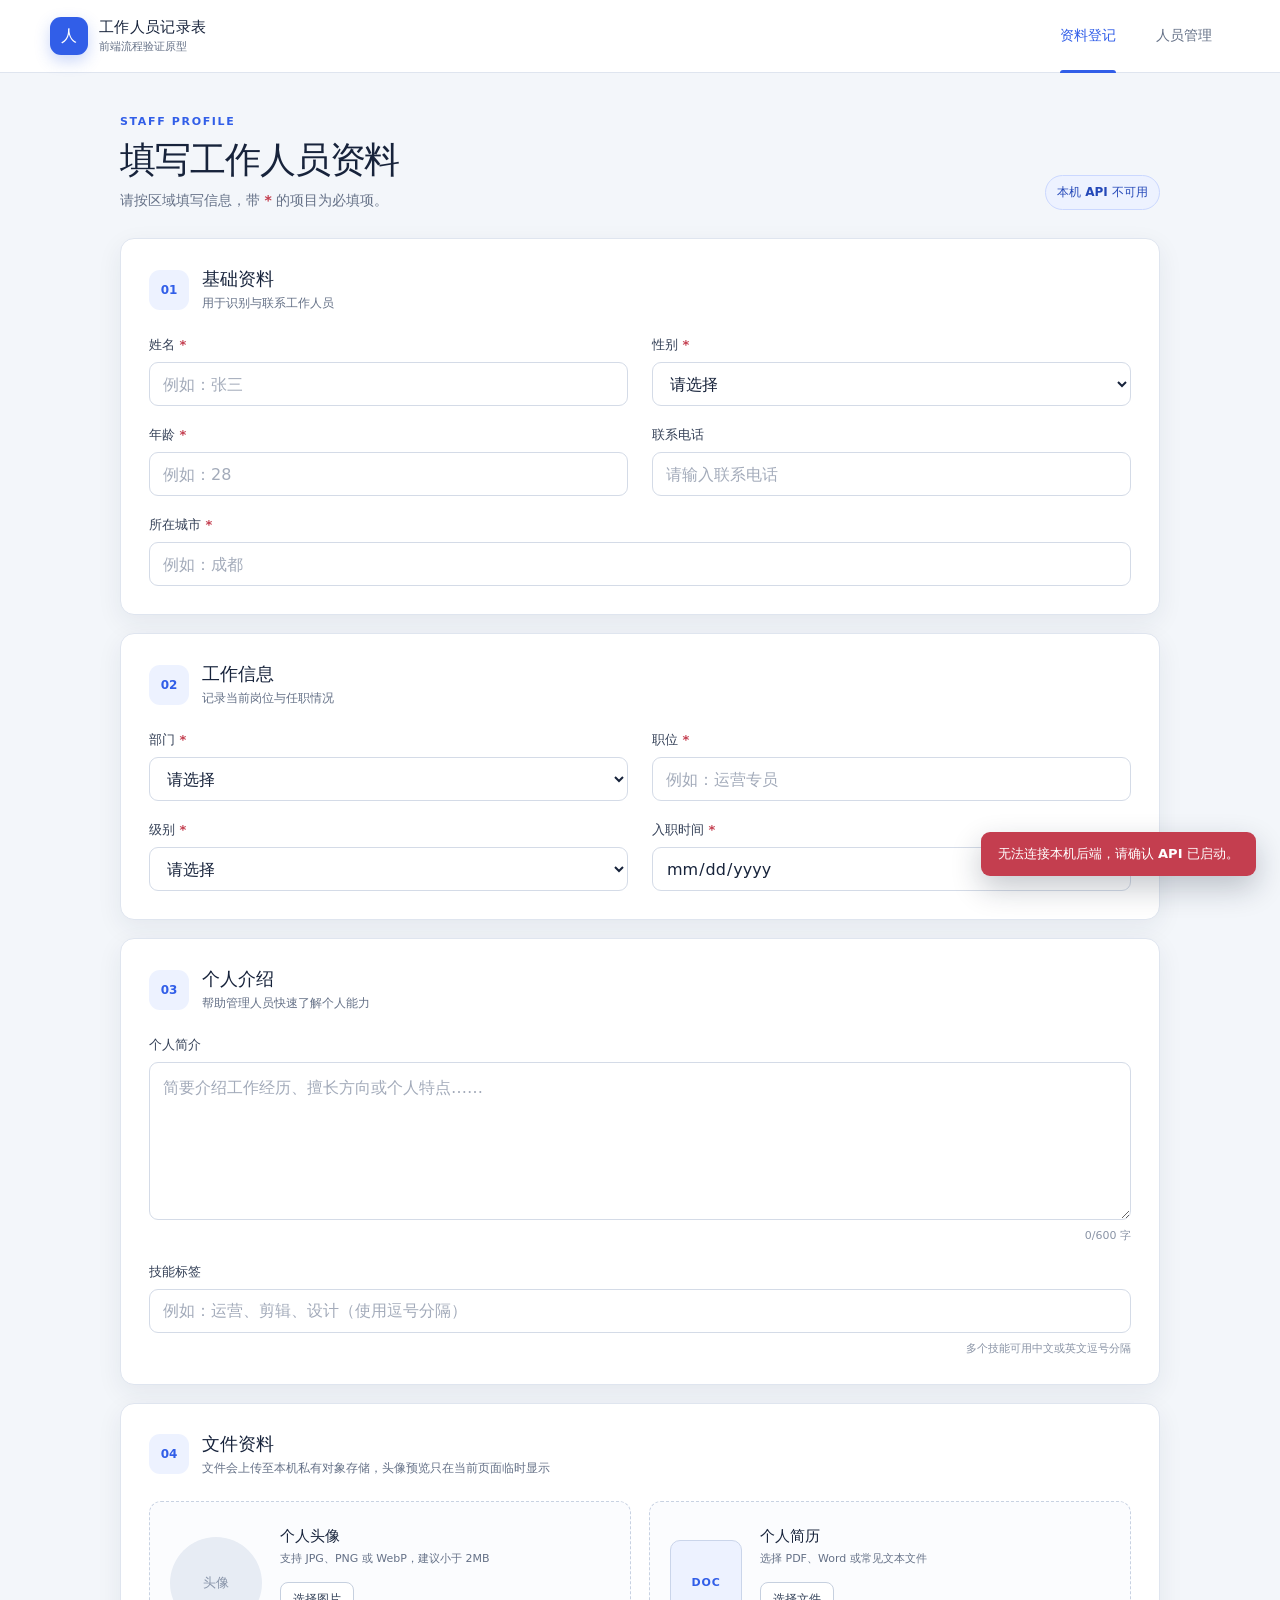
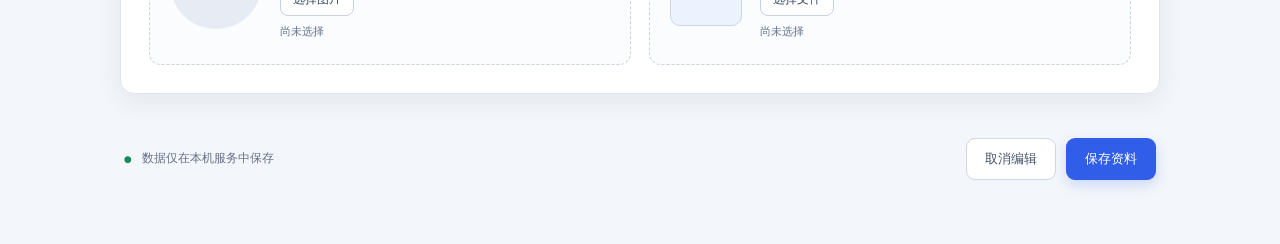
<file: index.html>
<!doctype html>
<html lang="zh-CN">
  <head>
    <meta charset="UTF-8" />
    <meta name="viewport" content="width=device-width, initial-scale=1.0" />
    <meta
      name="description"
      content="工作人员记录表前端原型——登记并在本机浏览器中管理工作人员资料。"
    />
    <title>工作人员记录表</title>
    <link rel="stylesheet" href="style.css" />
  </head>
  <body>
    <header class="site-header">
      <div class="header-inner">
        <a class="brand" href="index.html" aria-label="工作人员记录表首页">
          <span class="brand-mark" aria-hidden="true">人</span>
          <span>
            <strong>工作人员记录表</strong>
            <small>前端流程验证原型</small>
          </span>
        </a>
        <nav class="main-nav" aria-label="主要导航">
          <a class="active" href="index.html">资料登记</a>
          <a href="admin.html">人员管理</a>
        </nav>
      </div>
    </header>

    <main class="page-shell form-page">
      <section class="page-heading">
        <div>
          <p class="eyebrow">STAFF PROFILE</p>
          <h1 id="page-title">填写工作人员资料</h1>
          <p id="page-description">请按区域填写信息，带 <span class="required-mark">*</span> 的项目为必填项。</p>
        </div>
        <span id="api-status" class="status-pill">正在检查本机 API…</span>
      </section>

      <form id="staff-form" novalidate>
        <input id="record-id" name="recordId" type="hidden" />

        <section class="form-card" aria-labelledby="basic-title">
          <div class="section-heading">
            <span class="section-number">01</span>
            <div>
              <h2 id="basic-title">基础资料</h2>
              <p>用于识别与联系工作人员</p>
            </div>
          </div>
          <div class="form-grid">
            <label class="field">
              <span>姓名 <b aria-hidden="true">*</b></span>
              <input id="name" name="name" type="text" placeholder="例如：张三" autocomplete="name" required maxlength="30" />
            </label>
            <label class="field">
              <span>性别 <b aria-hidden="true">*</b></span>
              <select id="gender" name="gender" required>
                <option value="">请选择</option>
                <option value="男">男</option>
                <option value="女">女</option>
              </select>
            </label>
            <label class="field">
              <span>年龄 <b aria-hidden="true">*</b></span>
              <input id="age" name="age" type="number" min="16" max="100" placeholder="例如：28" required />
            </label>
            <label class="field">
              <span>联系电话</span>
              <input id="phone" name="phone" type="tel" placeholder="请输入联系电话" autocomplete="tel" maxlength="30" />
            </label>
            <label class="field field-wide">
              <span>所在城市 <b aria-hidden="true">*</b></span>
              <input id="city" name="city" type="text" placeholder="例如：成都" required maxlength="50" />
            </label>
          </div>
        </section>

        <section class="form-card" aria-labelledby="work-title">
          <div class="section-heading">
            <span class="section-number">02</span>
            <div>
              <h2 id="work-title">工作信息</h2>
              <p>记录当前岗位与任职情况</p>
            </div>
          </div>
          <div class="form-grid">
            <label class="field">
              <span>部门 <b aria-hidden="true">*</b></span>
              <select id="department" name="department" required>
                <option value="">请选择</option>
                <option value="行政">行政</option>
                <option value="运营">运营</option>
                <option value="销售">销售</option>
                <option value="技术">技术</option>
                <option value="设计">设计</option>
                <option value="其他">其他</option>
              </select>
            </label>
            <label class="field">
              <span>职位 <b aria-hidden="true">*</b></span>
              <input id="position" name="position" type="text" placeholder="例如：运营专员" required maxlength="50" />
            </label>
            <label class="field">
              <span>级别 <b aria-hidden="true">*</b></span>
              <select id="level" name="level" required>
                <option value="">请选择</option>
                <option value="实习">实习</option>
                <option value="初级">初级</option>
                <option value="中级">中级</option>
                <option value="高级">高级</option>
                <option value="负责人">负责人</option>
              </select>
            </label>
            <label class="field">
              <span>入职时间 <b aria-hidden="true">*</b></span>
              <input id="join-date" name="joinDate" type="date" required />
            </label>
          </div>
        </section>

        <section class="form-card" aria-labelledby="intro-title">
          <div class="section-heading">
            <span class="section-number">03</span>
            <div>
              <h2 id="intro-title">个人介绍</h2>
              <p>帮助管理人员快速了解个人能力</p>
            </div>
          </div>
          <div class="form-grid single-column">
            <label class="field">
              <span>个人简介</span>
              <textarea id="introduction" name="introduction" rows="5" placeholder="简要介绍工作经历、擅长方向或个人特点……" maxlength="600"></textarea>
              <small class="field-note"><span id="intro-count">0</span>/600 字</small>
            </label>
            <label class="field">
              <span>技能标签</span>
              <input id="skills" name="skills" type="text" placeholder="例如：运营、剪辑、设计（使用逗号分隔）" maxlength="150" />
              <small class="field-note">多个技能可用中文或英文逗号分隔</small>
            </label>
          </div>
        </section>

        <section class="form-card" aria-labelledby="file-title">
          <div class="section-heading">
            <span class="section-number">04</span>
            <div>
              <h2 id="file-title">文件资料</h2>
              <p>文件会上传至本机私有对象存储，头像预览只在当前页面临时显示</p>
            </div>
          </div>
          <div class="upload-grid">
            <div class="upload-panel">
              <div id="avatar-preview" class="avatar-preview" aria-label="头像预览">
                <span id="avatar-placeholder">头像</span>
                <img id="avatar-image" alt="已选择的头像预览" hidden />
              </div>
              <div>
                <h3>个人头像</h3>
                <p>支持 JPG、PNG 或 WebP，建议小于 2MB</p>
                <label class="file-button" for="avatar">选择图片</label>
                <input id="avatar" name="avatar" class="visually-hidden" type="file" accept="image/jpeg,image/png,image/webp" />
                <span id="avatar-file-name" class="file-name">尚未选择</span>
              </div>
            </div>
            <div class="upload-panel resume-panel">
              <div class="file-icon" aria-hidden="true">DOC</div>
              <div>
                <h3>个人简历</h3>
                <p>选择 PDF、Word 或常见文本文件</p>
                <label class="file-button" for="resume">选择文件</label>
                <input id="resume" name="resume" class="visually-hidden" type="file" accept=".pdf,.doc,.docx,.txt,.rtf" />
                <span id="resume-file-name" class="file-name">尚未选择</span>
              </div>
            </div>
          </div>
        </section>

        <div class="form-actions">
          <p><span aria-hidden="true">●</span> 数据仅在本机服务中保存</p>
          <div>
            <a id="cancel-edit" class="button button-secondary" href="admin.html" hidden>取消编辑</a>
            <button class="button button-primary" type="submit" id="submit-button">保存资料</button>
          </div>
        </div>
      </form>
    </main>

    <div id="toast" class="toast" role="status" aria-live="polite"></div>
    <script src="config.js"></script>
    <script src="api.js"></script>
    <script src="app.js"></script>
  </body>
</html>
</file>
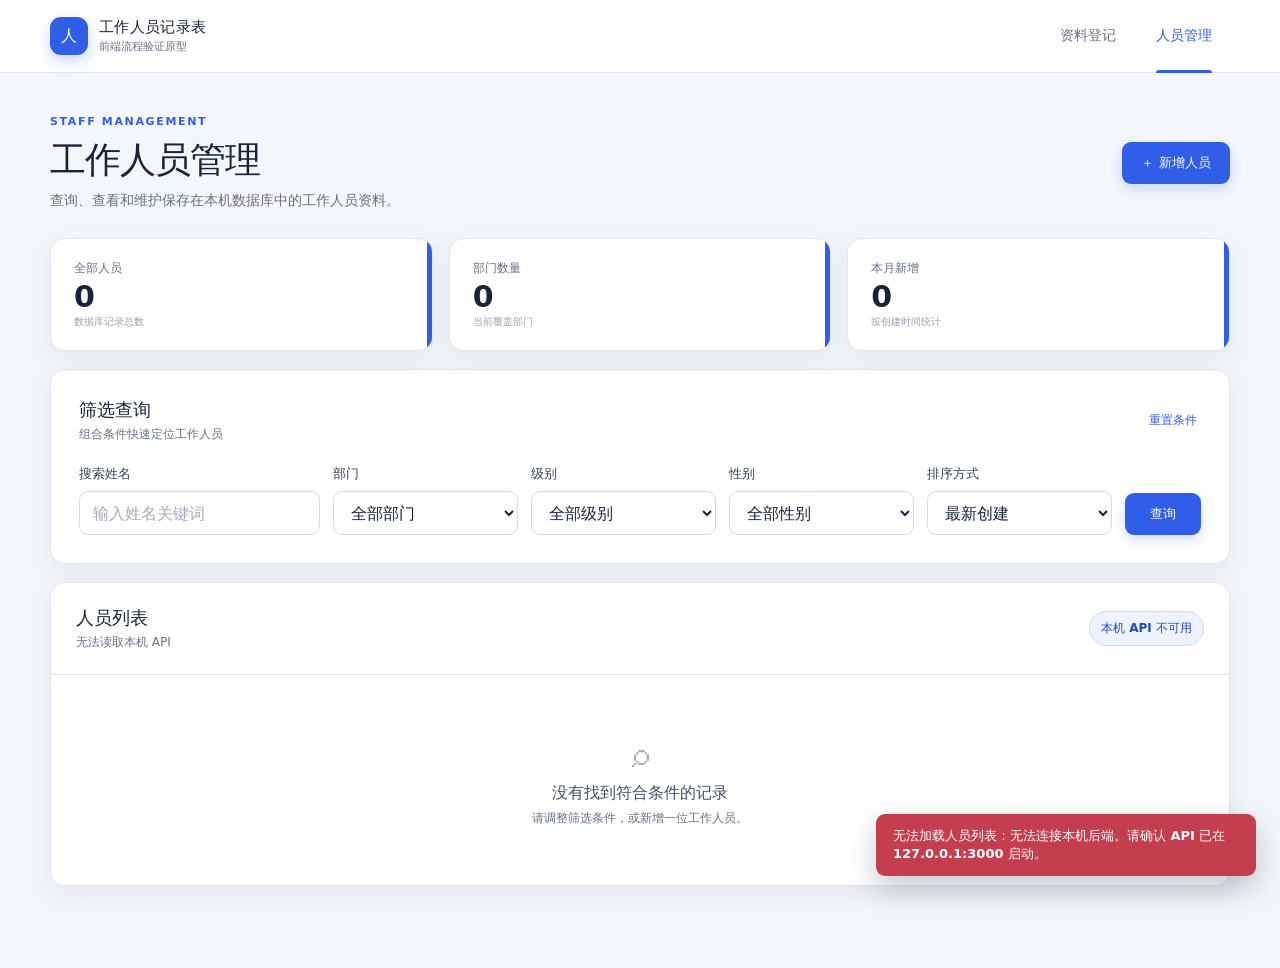
<file: admin.html>
<!doctype html>
<html lang="zh-CN">
  <head>
    <meta charset="UTF-8" />
    <meta name="viewport" content="width=device-width, initial-scale=1.0" />
    <meta name="description" content="工作人员记录表的本地管理页面。" />
    <title>工作人员管理</title>
    <link rel="stylesheet" href="style.css" />
  </head>
  <body>
    <header class="site-header">
      <div class="header-inner">
        <a class="brand" href="index.html" aria-label="工作人员记录表首页">
          <span class="brand-mark" aria-hidden="true">人</span>
          <span>
            <strong>工作人员记录表</strong>
            <small>前端流程验证原型</small>
          </span>
        </a>
        <nav class="main-nav" aria-label="主要导航">
          <a href="index.html">资料登记</a>
          <a class="active" href="admin.html">人员管理</a>
        </nav>
      </div>
    </header>

    <main class="page-shell admin-page">
      <section class="page-heading admin-heading">
        <div>
          <p class="eyebrow">STAFF MANAGEMENT</p>
          <h1>工作人员管理</h1>
          <p>查询、查看和维护保存在本机数据库中的工作人员资料。</p>
        </div>
        <a class="button button-primary" href="index.html">＋ 新增人员</a>
      </section>

      <section class="stats-grid" aria-label="数据概览">
        <article class="stat-card">
          <span>全部人员</span>
          <strong id="total-count">0</strong>
          <small>数据库记录总数</small>
        </article>
        <article class="stat-card">
          <span>部门数量</span>
          <strong id="department-count">0</strong>
          <small>当前覆盖部门</small>
        </article>
        <article class="stat-card">
          <span>本月新增</span>
          <strong id="month-count">0</strong>
          <small>按创建时间统计</small>
        </article>
      </section>

      <section class="filter-card" aria-labelledby="filter-title">
        <div class="card-title-row">
          <div>
            <h2 id="filter-title">筛选查询</h2>
            <p>组合条件快速定位工作人员</p>
          </div>
          <button id="reset-filters" class="text-button" type="button">重置条件</button>
        </div>
        <form id="filter-form" class="filter-grid">
          <label class="field">
            <span>搜索姓名</span>
            <input id="search-name" type="search" placeholder="输入姓名关键词" />
          </label>
          <label class="field">
            <span>部门</span>
            <select id="filter-department">
              <option value="">全部部门</option>
              <option value="行政">行政</option>
              <option value="运营">运营</option>
              <option value="销售">销售</option>
              <option value="技术">技术</option>
              <option value="设计">设计</option>
              <option value="其他">其他</option>
            </select>
          </label>
          <label class="field">
            <span>级别</span>
            <select id="filter-level">
              <option value="">全部级别</option>
              <option value="实习">实习</option>
              <option value="初级">初级</option>
              <option value="中级">中级</option>
              <option value="高级">高级</option>
              <option value="负责人">负责人</option>
            </select>
          </label>
          <label class="field">
            <span>性别</span>
            <select id="filter-gender">
              <option value="">全部性别</option>
              <option value="男">男</option>
              <option value="女">女</option>
            </select>
          </label>
          <label class="field">
            <span>排序方式</span>
            <select id="sort-by">
              <option value="newest">最新创建</option>
              <option value="name">姓名 A–Z</option>
              <option value="age-asc">年龄从小到大</option>
              <option value="age-desc">年龄从大到小</option>
            </select>
          </label>
          <button class="button button-primary filter-submit" type="submit">查询</button>
        </form>
      </section>

      <section class="table-card" aria-labelledby="list-title">
        <div class="card-title-row table-title-row">
          <div>
            <h2 id="list-title">人员列表</h2>
            <p id="result-summary">共 0 条记录</p>
          </div>
          <span id="api-status" class="local-badge">正在连接本机 API…</span>
        </div>
        <div class="table-scroll">
          <table>
            <thead>
              <tr>
                <th>姓名</th>
                <th>性别</th>
                <th>年龄</th>
                <th>部门</th>
                <th>职位</th>
                <th>级别</th>
                <th>城市</th>
                <th>操作</th>
              </tr>
            </thead>
            <tbody id="staff-table-body"></tbody>
          </table>
        </div>
        <div id="empty-state" class="empty-state" hidden>
          <span aria-hidden="true">⌕</span>
          <h3>没有找到符合条件的记录</h3>
          <p>请调整筛选条件，或新增一位工作人员。</p>
        </div>
      </section>
    </main>

    <dialog id="detail-dialog" class="detail-dialog" aria-labelledby="detail-name">
      <button id="close-dialog" class="dialog-close" type="button" aria-label="关闭详情">×</button>
      <div id="detail-content"></div>
    </dialog>

    <div id="toast" class="toast" role="status" aria-live="polite"></div>
    <script src="config.js"></script>
    <script src="api.js"></script>
    <script src="app.js"></script>
    <script src="admin.js"></script>
  </body>
</html>
</file>
<file: style.css>
:root {
  --ink: #17233b;
  --muted: #657187;
  --primary: #315ee8;
  --primary-dark: #2448b8;
  --primary-soft: #edf2ff;
  --line: #dfe5ef;
  --surface: #ffffff;
  --canvas: #f3f6fa;
  --success: #138a5b;
  --danger: #c43e4f;
  --warning-soft: #fff5df;
  --radius: 14px;
  --shadow: 0 8px 26px rgba(27, 41, 74, 0.07);
  font-family: Inter, "PingFang SC", "Microsoft YaHei", system-ui, -apple-system, sans-serif;
  color: var(--ink);
  background: var(--canvas);
  font-synthesis: none;
}

* {
  box-sizing: border-box;
}

html {
  min-width: 320px;
}

body {
  margin: 0;
  min-height: 100vh;
  background: var(--canvas);
}

button,
input,
select,
textarea {
  font: inherit;
}

button,
a {
  -webkit-tap-highlight-color: transparent;
}

a {
  color: inherit;
  text-decoration: none;
}

.site-header {
  position: sticky;
  z-index: 20;
  top: 0;
  border-bottom: 1px solid var(--line);
  background: rgba(255, 255, 255, 0.96);
  backdrop-filter: blur(12px);
}

.header-inner {
  width: min(1180px, calc(100% - 40px));
  height: 72px;
  margin: 0 auto;
  display: flex;
  align-items: center;
  justify-content: space-between;
  gap: 24px;
}

.brand {
  display: inline-flex;
  align-items: center;
  gap: 11px;
}

.brand-mark {
  width: 38px;
  height: 38px;
  display: grid;
  place-items: center;
  border-radius: 11px;
  color: #fff;
  background: var(--primary);
  font-weight: 800;
  box-shadow: 0 6px 15px rgba(49, 94, 232, 0.25);
}

.brand strong,
.brand small {
  display: block;
}

.brand strong {
  font-size: 15px;
  letter-spacing: 0.02em;
}

.brand small {
  margin-top: 2px;
  color: var(--muted);
  font-size: 11px;
}

.main-nav {
  height: 100%;
  display: flex;
  align-items: center;
  gap: 4px;
}

.main-nav a {
  position: relative;
  height: 100%;
  padding: 0 18px;
  display: grid;
  place-items: center;
  color: var(--muted);
  font-size: 14px;
  font-weight: 600;
}

.main-nav a:hover,
.main-nav a.active {
  color: var(--primary);
}

.main-nav a.active::after {
  content: "";
  position: absolute;
  right: 18px;
  bottom: -1px;
  left: 18px;
  height: 3px;
  border-radius: 4px 4px 0 0;
  background: var(--primary);
}

.page-shell {
  width: min(1040px, calc(100% - 40px));
  margin: 0 auto;
  padding: 42px 0 64px;
}

.admin-page {
  width: min(1180px, calc(100% - 40px));
}

.page-heading {
  margin-bottom: 28px;
  display: flex;
  align-items: flex-end;
  justify-content: space-between;
  gap: 24px;
}

.eyebrow {
  margin: 0 0 9px;
  color: var(--primary);
  font-size: 11px;
  font-weight: 800;
  letter-spacing: 0.15em;
}

.page-heading h1 {
  margin: 0;
  font-size: clamp(27px, 3vw, 36px);
  line-height: 1.25;
  letter-spacing: -0.03em;
}

.page-heading p:not(.eyebrow) {
  margin: 10px 0 0;
  color: var(--muted);
  font-size: 14px;
}

.required-mark,
.field b {
  color: var(--danger);
  font-weight: 700;
}

.status-pill,
.local-badge {
  flex: 0 0 auto;
  padding: 8px 11px;
  border: 1px solid #cbd8ff;
  border-radius: 999px;
  color: var(--primary-dark);
  background: var(--primary-soft);
  font-size: 12px;
  font-weight: 700;
}

.form-card,
.filter-card,
.table-card {
  margin-bottom: 18px;
  padding: 28px;
  border: 1px solid var(--line);
  border-radius: var(--radius);
  background: var(--surface);
  box-shadow: var(--shadow);
}

.section-heading {
  margin-bottom: 24px;
  display: flex;
  align-items: center;
  gap: 13px;
}

.section-number {
  width: 40px;
  height: 40px;
  display: grid;
  place-items: center;
  border-radius: 11px;
  color: var(--primary);
  background: var(--primary-soft);
  font-size: 12px;
  font-weight: 800;
}

.section-heading h2,
.card-title-row h2 {
  margin: 0;
  font-size: 18px;
}

.section-heading p,
.card-title-row p {
  margin: 4px 0 0;
  color: var(--muted);
  font-size: 12px;
}

.form-grid {
  display: grid;
  grid-template-columns: repeat(2, minmax(0, 1fr));
  gap: 20px 24px;
}

.single-column {
  grid-template-columns: 1fr;
}

.field {
  min-width: 0;
  display: flex;
  flex-direction: column;
  gap: 8px;
}

.field-wide {
  grid-column: 1 / -1;
}

.field > span:first-child {
  color: #344057;
  font-size: 13px;
  font-weight: 700;
}

.field input,
.field select,
.field textarea {
  width: 100%;
  border: 1px solid #d4dbe7;
  border-radius: 9px;
  outline: none;
  color: var(--ink);
  background: #fff;
  transition: border-color 0.15s, box-shadow 0.15s;
}

.field input,
.field select {
  height: 44px;
  padding: 0 13px;
}

.field textarea {
  min-height: 120px;
  padding: 12px 13px;
  resize: vertical;
  line-height: 1.65;
}

.field input::placeholder,
.field textarea::placeholder {
  color: #a3abba;
}

.field input:focus,
.field select:focus,
.field textarea:focus {
  border-color: var(--primary);
  box-shadow: 0 0 0 3px rgba(49, 94, 232, 0.11);
}

.field input.invalid,
.field select.invalid,
.field textarea.invalid {
  border-color: var(--danger);
  box-shadow: 0 0 0 3px rgba(196, 62, 79, 0.08);
}

.field-note {
  align-self: flex-end;
  color: #8a94a6;
  font-size: 11px;
}

.upload-grid {
  display: grid;
  grid-template-columns: repeat(2, minmax(0, 1fr));
  gap: 18px;
}

.upload-panel {
  min-height: 164px;
  padding: 20px;
  display: flex;
  align-items: center;
  gap: 18px;
  border: 1px dashed #c8d2e2;
  border-radius: 12px;
  background: #fbfcfe;
}

.upload-panel > div:last-child {
  min-width: 0;
}

.upload-panel h3 {
  margin: 0 0 5px;
  font-size: 15px;
}

.upload-panel p {
  margin: 0 0 15px;
  color: var(--muted);
  font-size: 11px;
  line-height: 1.5;
}

.avatar-preview {
  width: 92px;
  height: 92px;
  flex: 0 0 auto;
  display: grid;
  place-items: center;
  overflow: hidden;
  border-radius: 50%;
  color: #8995aa;
  background: #e7ecf4;
  font-size: 13px;
}

.avatar-preview img {
  width: 100%;
  height: 100%;
  object-fit: cover;
}

.file-icon {
  width: 72px;
  height: 86px;
  flex: 0 0 auto;
  display: grid;
  place-items: center;
  border: 1px solid #cad5ea;
  border-radius: 10px;
  color: var(--primary);
  background: var(--primary-soft);
  font-size: 11px;
  font-weight: 800;
  letter-spacing: 0.08em;
}

.file-button {
  display: inline-flex;
  height: 34px;
  padding: 0 12px;
  align-items: center;
  border: 1px solid #c6d0df;
  border-radius: 8px;
  cursor: pointer;
  color: #35435a;
  background: #fff;
  font-size: 12px;
  font-weight: 700;
}

.file-button:hover {
  border-color: var(--primary);
  color: var(--primary);
}

.file-name {
  display: block;
  max-width: 210px;
  margin-top: 8px;
  overflow: hidden;
  color: var(--muted);
  font-size: 11px;
  text-overflow: ellipsis;
  white-space: nowrap;
}

.visually-hidden {
  position: absolute;
  width: 1px;
  height: 1px;
  padding: 0;
  overflow: hidden;
  clip: rect(0, 0, 0, 0);
  white-space: nowrap;
  border: 0;
}

.form-actions {
  margin-top: 24px;
  padding: 20px 4px 0;
  display: flex;
  align-items: center;
  justify-content: space-between;
  gap: 20px;
}

.form-actions p {
  margin: 0;
  color: var(--muted);
  font-size: 12px;
}

.form-actions p span {
  margin-right: 6px;
  color: var(--success);
  font-size: 9px;
}

.form-actions > div {
  display: flex;
  gap: 10px;
}

.button {
  min-height: 42px;
  padding: 0 18px;
  display: inline-flex;
  align-items: center;
  justify-content: center;
  border: 1px solid transparent;
  border-radius: 9px;
  cursor: pointer;
  font-size: 13px;
  font-weight: 700;
  transition: background 0.15s, border-color 0.15s, transform 0.15s;
}

.button:active {
  transform: translateY(1px);
}

.button-primary {
  color: #fff;
  background: var(--primary);
  box-shadow: 0 5px 13px rgba(49, 94, 232, 0.2);
}

.button-primary:hover {
  background: var(--primary-dark);
}

.button-secondary {
  border-color: #cfd7e4;
  color: #47536a;
  background: #fff;
}

.admin-heading {
  align-items: center;
}

.stats-grid {
  margin-bottom: 18px;
  display: grid;
  grid-template-columns: repeat(3, 1fr);
  gap: 16px;
}

.stat-card {
  position: relative;
  padding: 21px 23px;
  overflow: hidden;
  border: 1px solid var(--line);
  border-radius: var(--radius);
  background: var(--surface);
  box-shadow: var(--shadow);
}

.stat-card::after {
  content: "";
  position: absolute;
  top: 0;
  right: 0;
  width: 5px;
  height: 100%;
  background: var(--primary);
}

.stat-card span,
.stat-card small {
  display: block;
  color: var(--muted);
  font-size: 12px;
}

.stat-card strong {
  display: block;
  margin: 5px 0 3px;
  font-size: 30px;
  line-height: 1;
}

.stat-card small {
  color: #98a1b1;
  font-size: 10px;
}

.card-title-row {
  margin-bottom: 22px;
  display: flex;
  align-items: center;
  justify-content: space-between;
  gap: 20px;
}

.text-button {
  padding: 7px 4px;
  border: 0;
  cursor: pointer;
  color: var(--primary);
  background: transparent;
  font-size: 12px;
  font-weight: 700;
}

.filter-grid {
  display: grid;
  grid-template-columns: 1.3fr repeat(4, 1fr) auto;
  align-items: end;
  gap: 13px;
}

.filter-submit {
  min-width: 76px;
}

.table-card {
  padding: 0;
  overflow: hidden;
}

.table-title-row {
  margin: 0;
  padding: 23px 25px;
  border-bottom: 1px solid var(--line);
}

.table-scroll {
  overflow-x: auto;
}

table {
  width: 100%;
  border-collapse: collapse;
  font-size: 13px;
}

th,
td {
  padding: 15px 13px;
  border-bottom: 1px solid #e9edf3;
  text-align: left;
  white-space: nowrap;
}

th:first-child,
td:first-child {
  padding-left: 25px;
}

th:last-child,
td:last-child {
  padding-right: 25px;
}

th {
  color: #6d788c;
  background: #f9fafc;
  font-size: 11px;
  font-weight: 700;
}

tbody tr:hover {
  background: #fbfcff;
}

tbody tr:last-child td {
  border-bottom: 0;
}

.person-cell {
  display: flex;
  align-items: center;
  gap: 10px;
  font-weight: 700;
}

.table-avatar {
  width: 34px;
  height: 34px;
  flex: 0 0 auto;
  display: grid;
  place-items: center;
  overflow: hidden;
  border-radius: 50%;
  color: var(--primary-dark);
  background: var(--primary-soft);
  font-size: 12px;
  font-weight: 800;
}

.table-avatar img {
  width: 100%;
  height: 100%;
  object-fit: cover;
}

.level-badge {
  padding: 4px 8px;
  border-radius: 999px;
  color: #54617a;
  background: #eef1f6;
  font-size: 11px;
  font-weight: 700;
}

.level-badge[data-level="负责人"],
.level-badge[data-level="高级"] {
  color: #926116;
  background: var(--warning-soft);
}

.table-actions {
  display: flex;
  align-items: center;
  gap: 5px;
}

.action-button {
  padding: 6px 8px;
  border: 0;
  border-radius: 6px;
  cursor: pointer;
  color: var(--primary);
  background: transparent;
  font-size: 11px;
  font-weight: 700;
}

.action-button:hover {
  background: var(--primary-soft);
}

.action-button.danger {
  color: var(--danger);
}

.action-button.danger:hover {
  background: #fff0f2;
}

.empty-state {
  padding: 58px 20px;
  text-align: center;
  color: var(--muted);
}

.empty-state span {
  display: block;
  color: #a3adbd;
  font-size: 34px;
}

.empty-state h3 {
  margin: 10px 0 6px;
  color: #40506a;
  font-size: 16px;
}

.empty-state p {
  margin: 0;
  font-size: 12px;
}

.loading-cell {
  padding: 32px;
  color: var(--muted);
  text-align: center;
}

.download-link {
  color: var(--primary);
  font-size: 13px;
  font-weight: 700;
}

.download-link:hover {
  color: var(--primary-dark);
  text-decoration: underline;
}

.detail-dialog {
  width: min(680px, calc(100% - 32px));
  max-height: calc(100vh - 40px);
  padding: 0;
  overflow: auto;
  border: 0;
  border-radius: 17px;
  color: var(--ink);
  background: #fff;
  box-shadow: 0 30px 80px rgba(21, 32, 57, 0.28);
}

.detail-dialog::backdrop {
  background: rgba(18, 27, 48, 0.58);
  backdrop-filter: blur(3px);
}

.dialog-close {
  position: absolute;
  z-index: 2;
  top: 15px;
  right: 17px;
  width: 34px;
  height: 34px;
  border: 0;
  border-radius: 50%;
  cursor: pointer;
  color: #738096;
  background: rgba(244, 246, 250, 0.95);
  font-size: 23px;
  line-height: 1;
}

.detail-hero {
  padding: 32px;
  display: flex;
  align-items: center;
  gap: 18px;
  border-bottom: 1px solid var(--line);
  background: linear-gradient(135deg, #f4f7ff, #fbfcff);
}

.detail-avatar {
  width: 80px;
  height: 80px;
  flex: 0 0 auto;
  display: grid;
  place-items: center;
  overflow: hidden;
  border: 4px solid #fff;
  border-radius: 50%;
  color: var(--primary-dark);
  background: #dde6ff;
  box-shadow: 0 5px 16px rgba(39, 66, 145, 0.15);
  font-size: 25px;
  font-weight: 800;
}

.detail-avatar img {
  width: 100%;
  height: 100%;
  object-fit: cover;
}

.detail-hero h2 {
  margin: 0 0 5px;
  font-size: 23px;
}

.detail-hero p {
  margin: 0;
  color: var(--muted);
  font-size: 13px;
}

.detail-body {
  padding: 27px 32px 32px;
}

.detail-section + .detail-section {
  margin-top: 25px;
}

.detail-section h3 {
  margin: 0 0 13px;
  color: #43516a;
  font-size: 13px;
}

.detail-grid {
  display: grid;
  grid-template-columns: repeat(2, minmax(0, 1fr));
  gap: 14px 24px;
}

.detail-item span,
.detail-item strong {
  display: block;
}

.detail-item span {
  margin-bottom: 4px;
  color: #8a95a8;
  font-size: 11px;
}

.detail-item strong {
  font-size: 13px;
  font-weight: 600;
}

.detail-copy {
  margin: 0;
  color: #536078;
  font-size: 13px;
  line-height: 1.75;
  white-space: pre-wrap;
}

.skill-list {
  display: flex;
  flex-wrap: wrap;
  gap: 7px;
}

.skill-tag {
  padding: 5px 9px;
  border-radius: 6px;
  color: var(--primary-dark);
  background: var(--primary-soft);
  font-size: 11px;
  font-weight: 700;
}

.toast {
  position: fixed;
  z-index: 100;
  right: 24px;
  bottom: 24px;
  max-width: min(380px, calc(100% - 48px));
  padding: 13px 17px;
  transform: translateY(20px);
  border-radius: 9px;
  opacity: 0;
  pointer-events: none;
  color: #fff;
  background: #21304a;
  box-shadow: 0 12px 30px rgba(17, 28, 52, 0.24);
  font-size: 13px;
  font-weight: 600;
  transition: opacity 0.2s, transform 0.2s;
}

.toast.show {
  transform: translateY(0);
  opacity: 1;
}

.toast.error {
  background: var(--danger);
}

@media (max-width: 980px) {
  .filter-grid {
    grid-template-columns: repeat(3, 1fr);
  }

  .filter-submit {
    width: 100%;
  }
}

@media (max-width: 760px) {
  .header-inner,
  .page-shell,
  .admin-page {
    width: min(100% - 24px, 1180px);
  }

  .header-inner {
    height: auto;
    min-height: 66px;
    align-items: stretch;
  }

  .brand small {
    display: none;
  }

  .main-nav a {
    padding: 0 10px;
    font-size: 12px;
  }

  .main-nav a.active::after {
    right: 10px;
    left: 10px;
  }

  .page-shell {
    padding-top: 30px;
  }

  .page-heading {
    align-items: flex-start;
    flex-direction: column;
  }

  .admin-heading .button {
    width: 100%;
  }

  .form-card,
  .filter-card {
    padding: 21px;
  }

  .form-grid,
  .upload-grid,
  .stats-grid,
  .filter-grid,
  .detail-grid {
    grid-template-columns: 1fr;
  }

  .field-wide {
    grid-column: auto;
  }

  .upload-panel {
    min-height: 145px;
  }

  .form-actions {
    align-items: stretch;
    flex-direction: column;
  }

  .form-actions > div,
  .form-actions .button {
    width: 100%;
  }

  .detail-hero,
  .detail-body {
    padding-right: 23px;
    padding-left: 23px;
  }
}

@media (max-width: 480px) {
  .brand strong {
    max-width: 90px;
    font-size: 13px;
    line-height: 1.25;
  }

  .brand-mark {
    display: none;
  }

  .main-nav a {
    padding: 0 7px;
  }

  .upload-panel {
    align-items: flex-start;
    flex-direction: column;
  }

  .resume-panel {
    flex-direction: row;
  }

  .detail-hero {
    align-items: flex-start;
    flex-direction: column;
  }
}

@media (prefers-reduced-motion: reduce) {
  *,
  *::before,
  *::after {
    scroll-behavior: auto !important;
    transition-duration: 0.01ms !important;
  }
}
</file>
